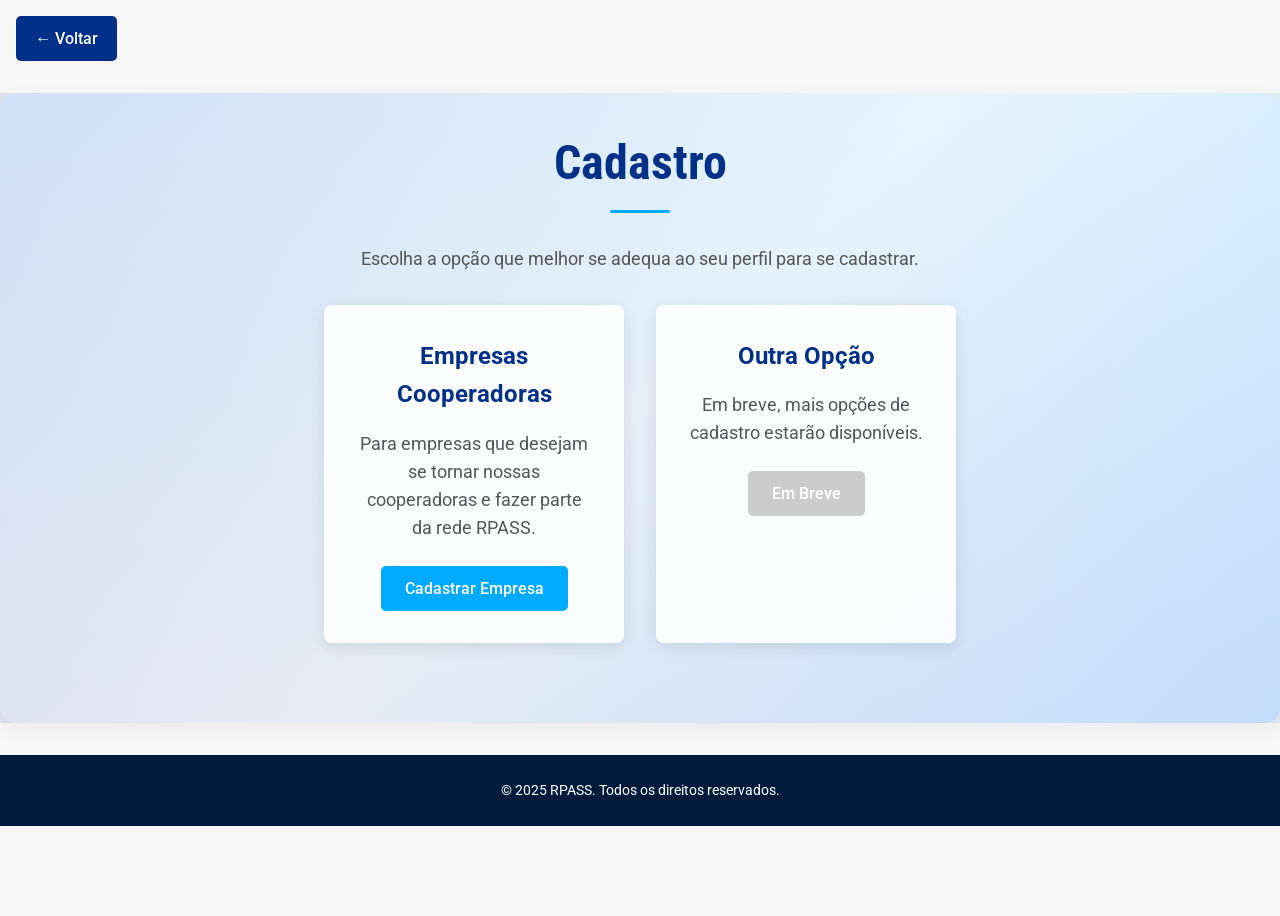
<file: cadastro.html>
<script type="text/javascript">
        var gk_isXlsx = false;
        var gk_xlsxFileLookup = {};
        var gk_fileData = {};
        function filledCell(cell) {
          return cell !== '' && cell != null;
        }
        function loadFileData(filename) {
        if (gk_isXlsx && gk_xlsxFileLookup[filename]) {
            try {
                var workbook = XLSX.read(gk_fileData[filename], { type: 'base64' });
                var firstSheetName = workbook.SheetNames[0];
                var worksheet = workbook.Sheets[firstSheetName];

                // Convert sheet to JSON to filter blank rows
                var jsonData = XLSX.utils.sheet_to_json(worksheet, { header: 1, blankrows: false, defval: '' });
                // Filter out blank rows (rows where all cells are empty, null, or undefined)
                var filteredData = jsonData.filter(row => row.some(filledCell));

                // Heuristic to find the header row by ignoring rows with fewer filled cells than the next row
                var headerRowIndex = filteredData.findIndex((row, index) =>
                  row.filter(filledCell).length >= filteredData[index + 1]?.filter(filledCell).length
                );
                // Fallback
                if (headerRowIndex === -1 || headerRowIndex > 25) {
                  headerRowIndex = 0;
                }

                // Convert filtered JSON back to CSV
                var csv = XLSX.utils.aoa_to_sheet(filteredData.slice(headerRowIndex)); // Create a new sheet from filtered array of arrays
                csv = XLSX.utils.sheet_to_csv(csv, { header: 1 });
                return csv;
            } catch (e) {
                console.error(e);
                return "";
            }
        }
        return gk_fileData[filename] || "";
        }
        </script><!DOCTYPE html>
<html lang="pt-BR">
<head>
    <meta charset="UTF-8">
    <meta name="viewport" content="width=device-width, initial-scale=1.0">
    <title>RPASS - Cadastro</title>
    <link href="https://fonts.googleapis.com/css2?family=Roboto:wght@300;400;700&family=Roboto+Condensed:wght@700&display=swap" rel="stylesheet">
    <link rel="stylesheet" href="styles.css">
</head>
<body>
    <!-- Botão de Voltar -->
    <div class="back-button">
        <a href="index.html" class="back-btn">← Voltar</a>
    </div>

    <!-- Seção de Cadastro -->
    <section id="cadastro" class="cadastro">
        <h2>Cadastro</h2>
        <p>Escolha a opção que melhor se adequa ao seu perfil para se cadastrar.</p>
        <div class="cadastro-options">
            <div class="cadastro-option">
                <h3>Empresas Cooperadoras</h3>
                <p>Para empresas que desejam se tornar nossas cooperadoras e fazer parte da rede RPASS.</p>
                <button onclick="showForm('empresa-form')" class="cadastro-btn">Cadastrar Empresa</button>
            </div>
            <div class="cadastro-option">
                <h3>Outra Opção</h3>
                <p>Em breve, mais opções de cadastro estarão disponíveis.</p>
                <button class="cadastro-btn disabled" disabled>Em Breve</button>
            </div>
        </div>

        <!-- Formulário para Empresas -->
        <div id="empresa-form" class="cadastro-form" style="display: none;">
            <h3>Cadastro de Empresa Cooperadora</h3>
            <p>Preencha os dados abaixo para se tornar uma cooperadora da RPASS. Certifique-se de fornecer todas as informações contábeis necessárias.</p>
            <div class="form-grid">
                <div class="form-group">
                    <label for="nome-empresa">Nome da Empresa *</label>
                    <input type="text" id="nome-empresa" name="nome-empresa" required placeholder="Ex.: AgroCoop Ltda">
                </div>
                <div class="form-group">
                    <label for="nif">NIF (Número de Identificação Fiscal) *</label>
                    <input type="text" id="nif" name="nif" required placeholder="Ex.: 123456789">
                </div>
                <div class="form-group">
                    <label for="endereco">Endereço Completo *</label>
                    <input type="text" id="endereco" name="endereco" required placeholder="Ex.: Rua 09, Centralidade do Sequele, Cacuaco">
                </div>
                <div class="form-group">
                    <label for="telefone">Telefone de Contato *</label>
                    <input type="tel" id="telefone" name="telefone" required placeholder="Ex.: +244 942 621 745">
                </div>
                <div class="form-group">
                    <label for="email">Email de Contato *</label>
                    <input type="email" id="email" name="email" required placeholder="Ex.: contato@empresa.com">
                </div>
                <div class="form-group">
                    <label for="representante">Nome do Representante Legal *</label>
                    <input type="text" id="representante" name="representante" required placeholder="Ex.: João Silva">
                </div>
                <div class="form-group">
                    <label for="atividade">Setor de Atividade *</label>
                    <select id="atividade" name="atividade" required>
                        <option value="" disabled selected>Selecione o setor</option>
                        <option value="agricultura">Agricultura</option>
                        <option value="servicos">Serviços</option>
                        <option value="tecnologia">Tecnologia</option>
                        <option value="industria">Indústria</option>
                        <option value="outro">Outro</option>
                    </select>
                </div>
                <div class="form-group">
                    <label for="faturamento">Faturamento Anual (em AOA) *</label>
                    <input type="number" id="faturamento" name="faturamento" required placeholder="Ex.: 5000000">
                </div>
                <div class="form-group full-width">
                    <label for="documentos">Documentos Contábeis (PDF) *</label>
                    <input type="file" id="documentos" name="documentos" accept=".pdf" required>
                    <small>Envie um arquivo PDF contendo: Balanço Patrimonial, Demonstrativo de Resultados e Certidão de Regularidade Fiscal.</small>
                </div>
            </div>
            <button type="submit" class="submit-btn">Enviar Cadastro</button>
        </div>
    </section>

    <!-- Rodapé -->
    <footer>
        <p>© 2025 RPASS. Todos os direitos reservados.</p>
    </footer>

    <script src="scripts.js" defer></script>
</body>
</html>
</file>
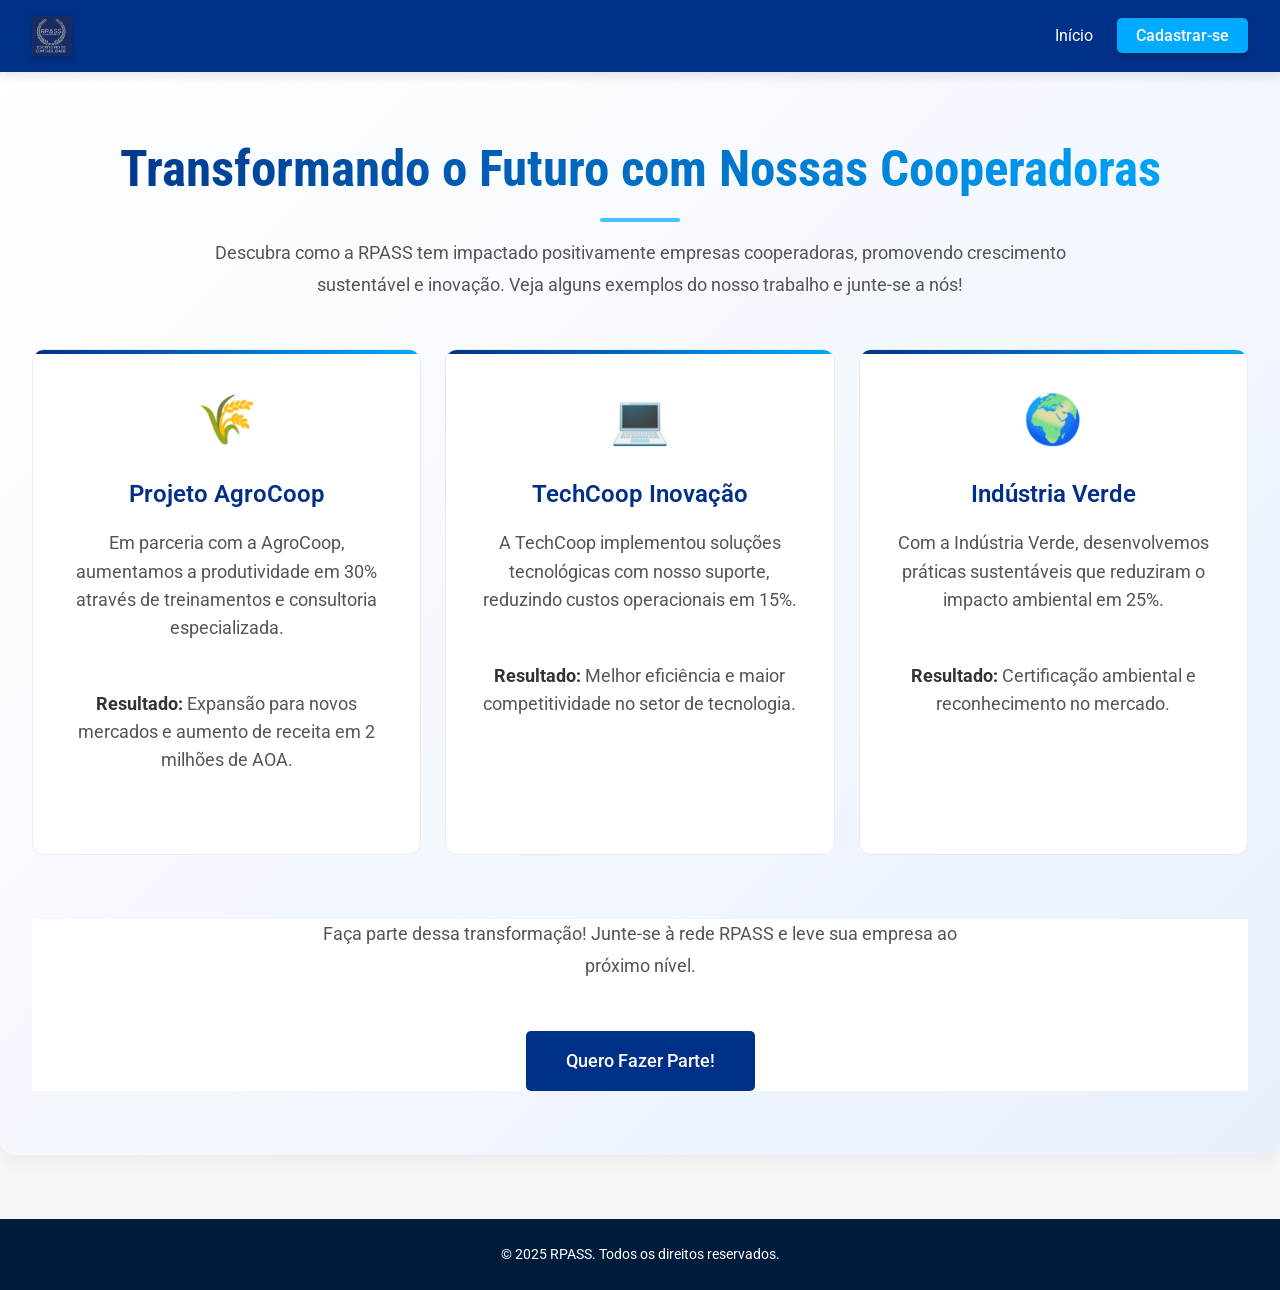
<file: cooperativas.html>
<script type="text/javascript">
        var gk_isXlsx = false;
        var gk_xlsxFileLookup = {};
        var gk_fileData = {};
        function filledCell(cell) {
          return cell !== '' && cell != null;
        }
        function loadFileData(filename) {
        if (gk_isXlsx && gk_xlsxFileLookup[filename]) {
            try {
                var workbook = XLSX.read(gk_fileData[filename], { type: 'base64' });
                var firstSheetName = workbook.SheetNames[0];
                var worksheet = workbook.Sheets[firstSheetName];

                // Convert sheet to JSON to filter blank rows
                var jsonData = XLSX.utils.sheet_to_json(worksheet, { header: 1, blankrows: false, defval: '' });
                // Filter out blank rows (rows where all cells are empty, null, or undefined)
                var filteredData = jsonData.filter(row => row.some(filledCell));

                // Heuristic to find the header row by ignoring rows with fewer filled cells than the next row
                var headerRowIndex = filteredData.findIndex((row, index) =>
                  row.filter(filledCell).length >= filteredData[index + 1]?.filter(filledCell).length
                );
                // Fallback
                if (headerRowIndex === -1 || headerRowIndex > 25) {
                  headerRowIndex = 0;
                }

                // Convert filtered JSON back to CSV
                var csv = XLSX.utils.aoa_to_sheet(filteredData.slice(headerRowIndex)); // Create a new sheet from filtered array of arrays
                csv = XLSX.utils.sheet_to_csv(csv, { header: 1 });
                return csv;
            } catch (e) {
                console.error(e);
                return "";
            }
        }
        return gk_fileData[filename] || "";
        }
        </script><!DOCTYPE html>
<html lang="pt-BR">
<head>
    <meta charset="UTF-8">
    <meta name="viewport" content="width=device-width, initial-scale=1.0">
    <title>RPASS - Cooperativas</title>
    <link href="https://fonts.googleapis.com/css2?family=Roboto:wght@300;400;700&family=Roboto+Condensed:wght@700&display=swap" rel="stylesheet">
    <link rel="stylesheet" href="styles.css">
</head>
<body>
    <!-- Cabeçalho -->
    <header>
        <nav>
            <div class="logo">
                <a href="index.html"><img src="img/logo1.jpg" alt="RPASS Logo"></a>
               
            </div>
            <div class="menu-toggle">☰</div>
            <ul>
                <li><a href="index.html">Início</a></li>
                <li><a href="cadastro.html" class="nav-btn signup-btn">Cadastrar-se</a></li>
            </ul>
        </nav>
    </header>

    <!-- Seção de Vislumbre do Trabalho com Cooperativas -->
    <section id="cooperativas" class="cooperativas">
        <h2>Transformando o Futuro com Nossas Cooperadoras</h2>
        <p>Descubra como a RPASS tem impactado positivamente empresas cooperadoras, promovendo crescimento sustentável e inovação. Veja alguns exemplos do nosso trabalho e junte-se a nós!</p>
        <div class="cooperativas-grid">
            <div class="cooperativa-card">
                <div class="cooperativa-icon">🌾</div>
                <h3>Projeto AgroCoop</h3>
                <p>Em parceria com a AgroCoop, aumentamos a produtividade em 30% através de treinamentos e consultoria especializada.</p>
                <p><strong>Resultado:</strong> Expansão para novos mercados e aumento de receita em 2 milhões de AOA.</p>
            </div>
            <div class="cooperativa-card">
                <div class="cooperativa-icon">💻</div>
                <h3>TechCoop Inovação</h3>
                <p>A TechCoop implementou soluções tecnológicas com nosso suporte, reduzindo custos operacionais em 15%.</p>
                <p><strong>Resultado:</strong> Melhor eficiência e maior competitividade no setor de tecnologia.</p>
            </div>
            <div class="cooperativa-card">
                <div class="cooperativa-icon">🌍</div>
                <h3>Indústria Verde</h3>
                <p>Com a Indústria Verde, desenvolvemos práticas sustentáveis que reduziram o impacto ambiental em 25%.</p>
                <p><strong>Resultado:</strong> Certificação ambiental e reconhecimento no mercado.</p>
            </div>
        </div>
        <div class="cta">
            <p>Faça parte dessa transformação! Junte-se à rede RPASS e leve sua empresa ao próximo nível.</p>
            <a href="cadastro.html" class="cta-button">Quero Fazer Parte!</a>
        </div>
    </section>

    <!-- Rodapé -->
    <footer>
        <p>© 2025 RPASS. Todos os direitos reservados.</p>
    </footer>

    <script src="scripts.js" defer></script>
</body>
</html>
</file>
<file: styles.css>
:root {
    --primary: #003087;
    --accent: #00aaff;
    --bg-light: #f5f6f5;
    --bg-white: #ffffff;
    --text-secondary: #555;
    --shadow: 0 4px 10px rgba(0, 0, 0, 0.1);
    --error: #e63946;
    --success: #2a9d8f;
}

* {
    margin: 0;
    padding: 0;
    box-sizing: border-box;
    font-family: 'Roboto', sans-serif;
}

body {
    background-color: var(--bg-light);
    color: #333;
    line-height: 1.6;
    min-height: 100vh;
    display: block;
}

/* Cabeçalho */
header {
    background-color: var(--primary);
    color: white;
    padding: 1rem 2rem;
    position: fixed;
    width: 100%;
    top: 0;
    z-index: 1000;
    box-shadow: var(--shadow);
}

nav {
    max-width: 1400px;
    margin: 0 auto;
    display: flex;
    justify-content: space-between;
    align-items: center;
}


.logo img {
    height: 60px; /* Aumentado de 40px para 60px */
    width: auto;
    transition: transform 0.3s ease;
    box-shadow: 0 2px 8px rgba(0, 0, 0, 0.2); /* Adicionada sombra leve */
}

.logo:hover img {
    transform: scale(1.05); /* Efeito de zoom suave ao passar o mouse */
}




nav ul {
    list-style: none;
    display: flex;
    gap: 1.5rem;
    align-items: center;
}

nav ul li a {
    color: white;
    text-decoration: none;
    font-size: 1rem;
    font-weight: 400;
    transition: color 0.3s;
}

nav ul li a:hover {
    color: var(--accent);
}

nav ul li a.active {
    color: var(--accent);
    text-decoration: underline;
}

/* Estilização dos Botões de Navegação */
nav ul li a.nav-btn {
    padding: 0.5rem 1.2rem;
    border-radius: 5px;
    font-weight: 500;
    transition: all 0.3s ease;
}

nav ul li a.login-btn {
    border: 1px solid var(--accent);
    background-color: transparent;
    color: var(--accent);
}

nav ul li a.login-btn:hover {
    background-color: var(--accent);
    color: white;
}

nav ul li a.signup-btn {
    background-color: var(--accent);
    color: white;
    box-shadow: 0 2px 5px rgba(0, 0, 0, 0.2);
}

nav ul li a.signup-btn:hover {
    background-color: #0088cc;
    box-shadow: 0 4px 10px rgba(0, 0, 0, 0.3);
}

.menu-toggle {
    display: none;
    font-size: 1.5rem;
    cursor: pointer;
    color: white;
}

/* Botão de Voltar */
.back-button {
    max-width: 1400px;
    margin: 1rem auto;
    padding: 0 1rem;
}

.back-btn {
    display: inline-block;
    padding: 0.6rem 1.2rem;
    background-color: var(--primary);
    color: white;
    text-decoration: none;
    border-radius: 5px;
    font-weight: 500;
    transition: background-color 0.3s;
}

.back-btn:hover {
    background-color: #002060;
}

/* Hero */
.hero {
    height: 60vh;
    background: linear-gradient(rgba(0, 48, 135, 0.3), rgba(0, 48, 135, 0.3)), url('https://images.unsplash.com/photo-1556761175-5973dc0f32e7');
    background-size: cover;
    background-position: center;
    display: flex;
    align-items: center;
    justify-content: center;
    text-align: center;
    color: white;
}

.hero-content h1 {
    font-size: 3.5rem;
    margin-bottom: 1rem;
    font-weight: 700;
    font-family: 'Roboto Condensed', sans-serif;
}

.hero-content p {
    font-size: 1.2rem;
    max-width: 700px;
    font-weight: 300;
}

.cta-button {
    display: inline-block;
    margin-top: 1.5rem;
    padding: 0.8rem 2rem;
    background-color: var(--accent);
    color: white;
    text-decoration: none;
    border-radius: 5px;
    font-weight: 500;
    transition: background-color 0.3s;
}

.cta-button:hover {
    background-color: #0088cc;
}

/* Seções Gerais */
section {
    max-width: 1400px;
    margin: 4rem auto;
    padding: 3rem 1rem;
    opacity: 0;
    transform: translateY(20px);
    transition: opacity 0.5s ease, transform 0.5s ease;
}

section.visible {
    opacity: 1;
    transform: translateY(0);
}

/* Ajuste específico para a página de cadastro */
#cadastro {
    margin: 2rem auto;
    padding: 2rem 1rem;
    flex: 1;
    background: linear-gradient(135deg, #e8f0fe 0%, #ffffff 50%, #d9e6ff 100%);
    border-radius: 15px;
    box-shadow: 0 6px 20px rgba(0, 0, 0, 0.05);
    position: relative;
    overflow: visible; /* Alterado para evitar problemas de sobreposição */
}

#cadastro::before {
    content: '';
    position: absolute;
    top: 0;
    left: 0;
    width: 100%;
    height: 100%;
    background: linear-gradient(45deg, rgba(0, 48, 135, 0.1) 0%, rgba(0, 170, 255, 0.1) 100%);
    z-index: 0;
}

#cadastro > * {
    position: relative;
    z-index: 1;
}

section h2 {
    font-size: 3rem;
    color: var(--primary);
    margin-bottom: 2rem;
    text-align: center;
    font-weight: 700;
    font-family: 'Roboto Condensed', sans-serif;
    position: relative;
}

section h2::after {
    content: '';
    display: block;
    width: 60px;
    height: 3px;
    background-color: var(--accent);
    margin: 0.5rem auto;
    border-radius: 2px;
}

/* Divisores */
.section-divider {
    height: 2rem;
    background: linear-gradient(to bottom, var(--bg-light), var(--bg-white));
}

/* Sobre */
.sobre {
    background-color: var(--bg-white);
    border-radius: 10px;
    text-align: center;
}

.sobre p {
    max-width: 900px;
    margin: 0 auto;
    font-size: 1.1rem;
    color: var(--text-secondary);
}

/* Serviços (index.html) */
.servicos {
    background-color: var(--bg-light);
}

.servicos .grid {
    display: grid !important;
    grid-template-columns: repeat(auto-fit, minmax(240px, 1fr));
    gap: 1.5rem;
}

.servico-card {
    background-color: var(--bg-white);
    padding: 1.5rem;
    border-radius: 8px;
    text-align: center;
    border: 1px solid #e9ecef;
    transition: transform 0.3s, border-color 0.3s;
}

.servico-card:hover {
    transform: translateY(-5px);
    border-color: var(--accent);
}

.servico-card h3 {
    color: var(--primary);
    margin-bottom: 0.8rem;
    font-size: 1.4rem;
}

.servico-card p {
    color: var(--text-secondary);
    font-size: 0.95rem;
}

/* Clientes (index.html) */
.clientes {
    background-color: var(--bg-white);
}

.clientes .grid {
    display: grid !important;
    grid-template-columns: repeat(auto-fit, minmax(180px, 1fr));
    gap: 1.5rem;
    text-align: center;
}

.cliente-card img {
    max-width: 140px;
    height: auto;
    margin-bottom: 0.8rem;
    transition: transform 0.3s;
}

.cliente-card img:hover {
    transform: scale(1.05);
}

.cliente-card p {
    font-size: 0.95rem;
    color: var(--text-secondary);
}

/* Publicações (publicacoes.html e index.html) */
.publicacoes {
    background-color: var(--bg-light);
}

.publicacoes .grid {
    display: grid !important;
    grid-template-columns: repeat(auto-fit, minmax(280px, 1fr));
    gap: 1.5rem;
}

.publicacao-card {
    position: relative;
    background-color: var(--bg-white);
    padding: 1.5rem;
    border-radius: 8px;
    border: 1px solid #e9ecef;
    text-align: center;
    transition: transform 0.3s, border-color 0.3s;
}

.publicacao-card:hover {
    transform: translateY(-5px);
    border-color: var(--accent);
}

.publicacao-card.restricted {
    opacity: 0.6;
}

.publicacao-card .icon {
    font-size: 2rem;
    margin-bottom: 0.8rem;
}

.publicacao-card h3 {
    color: var(--primary);
    margin-bottom: 0.8rem;
    font-size: 1.3rem;
}

.publicacao-card p {
    color: var(--text-secondary);
    font-size: 0.95rem;
}

.publicacao-card a {
    display: inline-block;
    margin-top: 1rem;
    color: var(--accent);
    text-decoration: none;
    font-weight: 500;
}

.publicacao-card a:hover {
    text-decoration: underline;
}

.publicacao-card .date {
    font-size: 0.85rem;
    color: #777;
    margin-top: 0.8rem;
}

/* Overlay para Conteúdo Restrito */
.restricted-overlay {
    position: absolute;
    top: 0;
    left: 0;
    width: 100%;
    height: 100%;
    background-color: rgba(0, 0, 0, 0.7);
    display: flex;
    flex-direction: column;
    justify-content: center;
    align-items: center;
    border-radius: 8px;
    padding: 1rem;
}

.restricted-overlay p {
    color: white;
    font-size: 1rem;
    margin-bottom: 1rem;
    text-align: center;
}

.restricted-btn {
    padding: 0.6rem 1.2rem;
    background-color: var(--accent);
    color: white;
    text-decoration: none;
    border-radius: 5px;
    font-weight: 500;
    transition: background-color 0.3s;
}

.restricted-btn:hover {
    background-color: #0088cc;
}

.publicacoes .note {
    text-align: center;
    margin-top: 2rem;
    color: var(--text-secondary);
    font-style: italic;
}

/* Cooperativas (cooperativas.html) */
.cooperativas {
    background: linear-gradient(135deg, var(--bg-white) 0%, #e8f0fe 100%);
    border-radius: 15px;
    text-align: center;
    box-shadow: 0 6px 20px rgba(0, 0, 0, 0.05);
    padding: 4rem 2rem;
}

.cooperativas h2 {
    font-size: 3.2rem;
    background: linear-gradient(to right, var(--primary), var(--accent));
    -webkit-background-clip: text;
    -webkit-text-fill-color: transparent;
    margin-bottom: 1rem;
}

.cooperativas h2::after {
    width: 80px;
    height: 4px;
    background-color: var(--accent);
    opacity: 0.7;
}

.cooperativas p {
    max-width: 900px;
    margin: 0 auto 3rem;
    font-size: 1.2rem;
    color: var(--text-secondary);
    line-height: 1.8;
}

.cooperativas-grid {
    display: grid;
    grid-template-columns: repeat(auto-fit, minmax(300px, 1fr));
    gap: 2rem;
    margin-bottom: 4rem;
}

.cooperativa-card {
    background-color: var(--bg-white);
    padding: 2rem;
    border-radius: 12px;
    border: 1px solid #e9ecef;
    text-align: center;
    transition: transform 0.3s ease, box-shadow 0.3s ease, border-color 0.3s ease;
    position: relative;
    overflow: hidden;
}

.cooperativa-card::before {
    content: '';
    position: absolute;
    top: 0;
    left: 0;
    width: 100%;
    height: 4px;
    background: linear-gradient(to right, var(--primary), var(--accent));
    transition: width 0.3s ease;
}

.cooperativa-card:hover::before {
    width: 100%;
}

.cooperativa-card:hover {
    transform: translateY(-10px);
    box-shadow: 0 10px 25px rgba(0, 0, 0, 0.1);
    border-color: var(--accent);
}

.cooperativa-icon {
    font-size: 3rem;
    margin-bottom: 1rem;
    color: var(--primary);
    transition: transform 0.3s ease;
}

.cooperativa-card:hover .cooperativa-icon {
    transform: scale(1.2);
}

.cooperativa-card h3 {
    color: var(--primary);
    margin-bottom: 1rem;
    font-size: 1.5rem;
    font-weight: 600;
}

.cooperativa-card p {
    color: var(--text-secondary);
    font-size: 1rem;
    line-height: 1.6;
}

.cooperativa-card p strong {
    color: #333;
}

/* Artigos em Destaque (blog.html) */
.destaque {
    background-color: var(--bg-white);
}

.destaque-card {
    display: flex;
    align-items: center;
    background-color: var(--bg-light);
    border-radius: 10px;
    padding: 1.5rem;
    box-shadow: var(--shadow);
    transition: transform 0.3s;
}

.destaque-card:hover {
    transform: translateY(-5px);
}

.destaque-card img {
    width: 50%;
    height: 300px;
    object-fit: cover;
    border-radius: 8px;
    margin-right: 2rem;
}

.destaque-card-content {
    flex: 1;
}

.destaque-card-content h3 {
    color: var(--primary);
    font-size: 2rem;
    margin-bottom: 1rem;
}

.destaque-card-content .date {
    font-size: 1rem;
    color: #777;
    margin-bottom: 1rem;
}

.destaque-card-content p {
    color: var(--text-secondary);
    font-size: 1.1rem;
    margin-bottom: 1.5rem;
}

.destaque-card-content a {
    color: var(--accent);
    text-decoration: none;
    font-weight: 500;
    font-size: 1.1rem;
}

.destaque-card-content a:hover {
    text-decoration: underline;
}

/* Barra de Pesquisa (blog.html) */
.search-bar {
    display: flex;
    justify-content: center;
    margin-bottom: 2rem;
}

.search-bar input {
    padding: 0.8rem;
    width: 300px;
    border: 1px solid #ddd;
    border-radius: 5px 0 0 5px;
    font-size: 1rem;
    outline: none;
}

.search-bar button {
    padding: 0.8rem 1rem;
    background-color: var(--primary);
    color: white;
    border: none;
    border-radius: 0 5px 5px 0;
    cursor: pointer;
    transition: background-color 0.3s;
}

.search-bar button:hover {
    background-color: #002060;
}

/* Artigos (blog.html) */
.artigos {
    background-color: var(--bg-light);
}

.category-section {
    margin-bottom: 3rem;
}

.category-title {
    font-size: 1.8rem;
    color: var(--primary);
    margin-bottom: 1.5rem;
    font-weight: 600;
    font-family: 'Roboto Condensed', sans-serif;
    position: relative;
}

.category-title::after {
    content: '';
    display: block;
    width: 40px;
    height: 2px;
    background-color: var(--accent);
    margin-top: 0.5rem;
}

.artigos .grid {
    display: grid !important;
    grid-template-columns: repeat(auto-fit, minmax(280px, 1fr));
    gap: 1.5rem;
}

.artigo-card {
    background-color: var(--bg-white);
    border-radius: 10px;
    border: none;
    overflow: hidden;
    box-shadow: var(--shadow);
    transition: transform 0.3s, box-shadow 0.3s;
}

.artigo-card:hover {
    transform: translateY(-8px);
    box-shadow: 0 8px 20px rgba(0, 0, 0, 0.15);
}

.artigo-card img {
    width: 100%;
    height: 150px;
    object-fit: cover;
}

.artigo-card-content {
    padding: 1.5rem;
}

.artigo-card-content h3 {
    color: var(--primary);
    margin-bottom: 0.5rem;
    font-size: 1.3rem;
}

.artigo-card-content .date {
    font-size: 0.85rem;
    color: #777;
    margin-bottom: 0.8rem;
}

.artigo-card-content p {
    color: var(--text-secondary);
    font-size: 0.95rem;
    margin-bottom: 1rem;
}

.artigo-card-content a {
    color: var(--accent);
    text-decoration: none;
    font-weight: 500;
    transition: color 0.3s;
}

.artigo-card-content a:hover {
    color: #0088cc;
    text-decoration: underline;
}

.artigos .note {
    text-align: center;
    margin-top: 2rem;
    color: var(--text-secondary);
    font-style: italic;
}

.load-more {
    text-align: center;
    margin-top: 2rem;
}

.load-more button {
    padding: 0.8rem 2rem;
    background-color: var(--accent);
    color: white;
    border: none;
    border-radius: 5px;
    font-weight: 500;
    cursor: pointer;
    transition: background-color 0.3s;
}

.load-more button:hover {
    background-color: #0088cc;
}

/* Atualizações (cooperativas-atualizacoes.html) */
.atualizacoes {
    background-color: var(--bg-light);
}

.atualizacoes .grid {
    display: grid !important;
    grid-template-columns: repeat(auto-fit, minmax(280px, 1fr));
    gap: 1.5rem;
}

.atualizacao-card {
    background-color: var(--bg-white);
    border-radius: 8px;
    border: 1px solid #e9ecef;
    overflow: hidden;
    transition: transform 0.3s, border-color 0.3s;
}

.atualizacao-card:hover {
    transform: translateY(-5px);
    border-color: var(--accent);
}

.atualizacao-card img {
    width: 100%;
    height: 150px;
    object-fit: cover;
}

.atualizacao-card-content {
    padding: 1.5rem;
}

.atualizacao-card-content h3 {
    color: var(--primary);
    margin-bottom: 0.5rem;
    font-size: 1.3rem;
}

.atualizacao-card-content .date {
    font-size: 0.85rem;
    color: #777;
    margin-bottom: 0.8rem;
}

.atualizacao-card-content p {
    color: var(--text-secondary);
    font-size: 0.95rem;
    margin-bottom: 1rem;
}

.atualizacao-card-content a {
    color: var(--accent);
    text-decoration: none;
    font-weight: 500;
}

.atualizacao-card-content a:hover {
    text-decoration: underline;
}

.atualizacoes .note {
    text-align: center;
    margin-top: 2rem;
    color: var(--text-secondary);
    font-style: italic;
}

/* Impacto (cooperativas-atualizacoes.html) */
.impacto {
    background-color: var(--bg-white);
}

.impacto .grid {
    display: grid !important;
    grid-template-columns: repeat(auto-fit, minmax(180px, 1fr));
    gap: 1.5rem;
}

.impacto-card {
    background-color: var(--bg-light);
    padding: 2rem;
    border-radius: 8px;
    text-align: center;
}

.impacto-card h3 {
    color: var(--primary);
    font-size: 2rem;
    margin-bottom: 0.5rem;
}

.impacto-card p {
    color: var(--text-secondary);
    font-size: 1rem;
}

/* Depoimentos (cooperativas-atualizacoes.html) */
.depoimentos {
    background-color: var(--bg-light);
}

.depoimentos .grid {
    display: grid !important;
    grid-template-columns: repeat(auto-fit, minmax(280px, 1fr));
    gap: 1.5rem;
}

.depoimento-card {
    background-color: var(--bg-white);
    padding: 1.5rem;
    border-radius: 8px;
    border: 1px solid #e9ecef;
    text-align: center;
}

.depoimento-card p {
    color: var(--text-secondary);
    font-style: italic;
    margin-bottom: 1rem;
}

.depoimento-card h4 {
    color: var(--primary);
    font-size: 1rem;
}

/* Contato (index.html) */
.contato {
    background-color: var(--primary);
    color: white;
    padding: 3rem 1rem;
    text-align: center;
    border-radius: 10px;
}

.contato .grid {
    display: grid !important;
    grid-template-columns: repeat(auto-fit, minmax(220px, 1fr));
    gap: 1.5rem;
    max-width: 1000px;
    margin: 1.5rem auto 0;
}

.contato p {
    font-size: 1.1rem;
    margin-bottom: 0.8rem;
}

.contato a {
    color: var(--accent);
    text-decoration: none;
}

.contato a:hover {
    text-decoration: underline;
}

/* Chamada à Ação */
.cta {
    background-color: var(--bg-white);
    text-align: center;
}

.cta p {
    max-width: 700px;
    margin: 0 auto 1.5rem;
    color: var(--text-secondary);
}

.cta a {
    display: inline-block;
    padding: 0.8rem 2rem;
    background-color: var(--primary);
    color: white;
    text-decoration: none;
    border-radius: 5px;
    font-weight: 500;
    transition: background-color 0.3s;
}

.cta a:hover {
    background-color: #002060;
}

/* Cadastro (cadastro.html) */
.cadastro {
    background-color: var(--bg-white);
    border-radius: 10px;
    text-align: center;
}

.cadastro p {
    max-width: 900px;
    margin: 0 auto 2rem;
    font-size: 1.1rem;
    color: var(--text-secondary);
}

.cadastro-options {
    display: flex;
    justify-content: center;
    gap: 2rem;
    flex-wrap: wrap;
    margin-bottom: 3rem;
}

.cadastro-option {
    background-color: rgba(255, 255, 255, 0.9);
    padding: 2rem;
    border-radius: 8px;
    width: 300px;
    text-align: center;
    transition: transform 0.3s;
    box-shadow: 0 4px 15px rgba(0, 0, 0, 0.1);
}

.cadastro-option:hover {
    transform: translateY(-5px);
}

.cadastro-option h3 {
    color: var(--primary);
    font-size: 1.5rem;
    margin-bottom: 1rem;
}

.cadastro-option p {
    color: var(--text-secondary);
    font-size: 0.95rem;
    margin-bottom: 1.5rem;
}

.cadastro-btn {
    padding: 0.8rem 1.5rem;
    background-color: var(--accent);
    color: white;
    border: none;
    border-radius: 5px;
    font-weight: 500;
    cursor: pointer;
    transition: background-color 0.3s;
}

.cadastro-btn:hover {
    background-color: #0088cc;
}

.cadastro-btn.disabled {
    background-color: #ccc;
    cursor: not-allowed;
}

.cadastro-form {
    max-width: 800px;
    margin: 0 auto;
    background-color: rgba(255, 255, 255, 0.95);
    padding: 2rem;
    border-radius: 8px;
    box-shadow: 0 6px 20px rgba(0, 0, 0, 0.1);
    position: relative;
    z-index: 2; /* Garante que o formulário esteja acima de outros elementos */
}

.cadastro-form h3 {
    color: var(--primary);
    font-size: 1.8rem;
    margin-bottom: 1rem;
}

.cadastro-form p {
    color: var(--text-secondary);
    font-size: 1rem;
    margin-bottom: 2rem;
}

.form-grid {
    display: grid;
    grid-template-columns: repeat(auto-fit, minmax(300px, 1fr));
    gap: 1.5rem;
}

.form-group {
    display: flex;
    flex-direction: column;
}

.form-group.full-width {
    grid-column: 1 / -1;
}

.form-group label {
    font-size: 1rem;
    color: var(--primary);
    margin-bottom: 0.5rem;
    font-weight: 500;
}

.form-group input,
.form-group select {
    padding: 0.8rem;
    border: 1px solid #ddd;
    border-radius: 5px;
    font-size: 1rem;
    outline: none;
    transition: border-color 0.3s;
}

.form-group input:focus,
.form-group select:focus {
    border-color: var(--accent);
}

.form-group small {
    color: #777;
    font-size: 0.85rem;
    margin-top: 0.5rem;
}

.submit-btn {
    display: block;
    margin: 2rem auto 0;
    padding: 0.8rem 2rem;
    background-color: var(--primary);
    color: white;
    border: none;
    border-radius: 5px;
    font-weight: 500;
    cursor: pointer;
    transition: background-color 0.3s;
    pointer-events: auto;
    z-index: 3; /* Garante que o botão esteja acima de outros elementos */
}

.submit-btn:hover {
    background-color: #002060;
}

/* Estilização das Mensagens de Feedback */
.cadastro-form .message-container {
    margin-top: 1rem;
    text-align: center;
    z-index: 2;
}

.cadastro-form .error-message {
    display: none;
    background-color: var(--error);
    color: white;
    padding: 0.8rem 1.5rem;
    border-radius: 5px;
    font-size: 1rem;
    font-weight: 500;
    animation: fadeIn 0.5s ease-in;
}

.cadastro-form .error-message.show {
    display: block;
}

.cadastro-form .success-message {
    display: none;
    background-color: var(--success);
    color: white;
    padding: 0.8rem 1.5rem;
    border-radius: 5px;
    font-size: 1rem;
    font-weight: 500;
    animation: slideIn 0.5s ease-in;
}

.cadastro-form .success-message.show {
    display: block;
}

.cadastro-form .success-message::before {
    content: '✔';
    margin-right: 0.5rem;
}

/* Animações */
@keyframes fadeIn {
    from {
        opacity: 0;
    }
    to {
        opacity: 1;
    }
}

@keyframes slideIn {
    from {
        transform: translateY(-20px);
        opacity: 0;
    }
    to {
        transform: translateY(0);
        opacity: 1;
    }
}

/* Rodapé */
footer {
    background-color: #001c3d;
    color: white;
    text-align: center;
    padding: 1.5rem;
    font-size: 0.9rem;
    width: 100%;
}

/* Responsividade para smartphones */

/* Até 480px (360×800, 390×844, 393×873) */
@media (max-width: 480px) {
    header {
        padding: 0.8rem 1rem;
    }

    .logo img {
        height: 30px;
    }

    nav ul {
        display: none;
        flex-direction: column;
        gap: 1rem;
        background-color: var(--primary);
        position: absolute;
        top: 50px;
        left: 0;
        width: 100%;
        padding: 1rem;
        box-shadow: 0 4px 10px rgba(0, 0, 0, 0.2);
    }

    nav ul.active {
        display: flex;
    }

    nav ul li a {
        font-size: 0.9rem;
        padding: 0.5rem;
    }

    nav ul li a.nav-btn {
        width: 100%;
        text-align: center;
        padding: 0.6rem;
        font-size: 0.9rem;
    }

    .menu-toggle {
        display: block;
        font-size: 1.2rem;
    }

    .hero {
        height: 40vh;
    }

    .hero-content h1 {
        font-size: 1.8rem;
    }

    .hero-content p {
        font-size: 0.9rem;
        max-width: 90%;
    }

    .cta-button {
        padding: 0.6rem 1.5rem;
        font-size: 0.9rem;
    }

    section {
        margin: 2rem auto;
        padding: 1.5rem 0.5rem;
    }

    section h2 {
        font-size: 1.8rem;
    }

    section h2::after {
        width: 40px;
        height: 2px;
    }

    .sobre p, .cadastro p, .cooperativas p, .destaque-card-content p {
        font-size: 0.9rem;
    }

    .servicos .grid, .clientes .grid, .publicacoes .grid, .cooperativas-grid, .atualizacoes .grid, .impacto .grid, .depoimentos .grid, .contato .grid, .artigos .grid {
        grid-template-columns: 1fr;
        gap: 1rem;
    }

    .servico-card, .publicacao-card, .cooperativa-card, .atualizacao-card, .depoimento-card, .artigo-card {
        padding: 1rem;
    }

    .servico-card h3, .publicacao-card h3, .cooperativa-card h3, .atualizacao-card-content h3, .artigo-card-content h3 {
        font-size: 1.2rem;
    }

    .cooperativa-icon {
        font-size: 2rem;
    }

    .cooperativas {
        padding: 2rem 1rem;
    }

    .cooperativas h2 {
        font-size: 2rem;
    }

    #cadastro {
        margin: 1.5rem auto;
        padding: 1.5rem 0.5rem;
    }

    .cadastro-options {
        flex-direction: column;
        align-items: center;
        gap: 1rem;
    }

    .cadastro-option {
        width: 90%;
        max-width: 320px;
        padding: 1.5rem;
    }

    .cadastro-option h3 {
        font-size: 1.3rem;
    }

    .cadastro-option p {
        font-size: 0.85rem;
    }

    .cadastro-btn {
        padding: 0.6rem 1rem;
        font-size: 0.9rem;
    }

    .cadastro-form {
        padding: 1.5rem;
    }

    .cadastro-form h3 {
        font-size: 1.5rem;
    }

    .form-grid {
        grid-template-columns: 1fr;
        gap: 1rem;
    }

    .form-group input, .form-group select {
        padding: 0.6rem;
        font-size: 0.9rem;
    }

    .form-group label {
        font-size: 0.9rem;
    }

    .submit-btn {
        padding: 0.6rem 1.5rem;
        font-size: 0.9rem;
    }

    .destaque-card {
        flex-direction: column;
        align-items: flex-start;
    }

    .destaque-card img {
        width: 100%;
        height: 200px;
        margin-right: 0;
        margin-bottom: 1rem;
    }

    .destaque-card-content h3 {
        font-size: 1.5rem;
    }

    .destaque-card-content p {
        font-size: 0.9rem;
    }

    .search-bar input {
        width: 200px;
        padding: 0.6rem;
        font-size: 0.9rem;
    }

    .search-bar button {
        padding: 0.6rem;
        font-size: 0.9rem;
    }

    .cta a {
        padding: 0.8rem 1.5rem;
        font-size: 0.9rem;
    }

    footer {
        padding: 1rem;
        font-size: 0.8rem;
    }

    .cadastro-form .error-message, .cadastro-form .success-message {
        font-size: 0.9rem;
        padding: 0.6rem 1rem;
    }
}

/* De 481px a 1080px (720×1280, 1080×1920, 1080×2280, 1080×2340, 1080×2400) */
@media (min-width: 481px) and (max-width: 1080px) {
    header {
        padding: 0.8rem 1.5rem;
    }

    .logo img {
        height: 35px;
    }

    nav ul {
        display: none;
        flex-direction: column;
        gap: 1.2rem;
        background-color: var(--primary);
        position: absolute;
        top: 55px;
        left: 0;
        width: 100%;
        padding: 1.2rem;
        box-shadow: 0 4px 10px rgba(0, 0, 0, 0.2);
    }

    nav ul.active {
        display: flex;
    }

    nav ul li a {
        font-size: 1rem;
        padding: 0.6rem;
    }

    nav ul li a.nav-btn {
        width: 100%;
        text-align: center;
        padding: 0.7rem;
        font-size: 1rem;
    }

    .menu-toggle {
        display: block;
        font-size: 1.3rem;
    }

    .hero {
        height: 45vh;
    }

    .hero-content h1 {
        font-size: 2.2rem;
    }

    .hero-content p {
        font-size: 1rem;
        max-width: 90%;
    }

    .cta-button {
        padding: 0.7rem 1.8rem;
        font-size: 1rem;
    }

    section {
        margin: 3rem auto;
        padding: 2rem 1rem;
    }

    section h2 {
        font-size: 2.5rem;
    }

    section h2::after {
        width: 50px;
    }

    .sobre p, .cadastro p, .cooperativas p, .destaque-card-content p {
        font-size: 1rem;
    }

    .servicos .grid, .clientes .grid, .publicacoes .grid, .cooperativas-grid, .atualizacoes .grid, .impacto .grid, .depoimentos .grid, .contato .grid, .artigos .grid {
        grid-template-columns: 1fr;
        gap: 1.2rem;
    }

    .servico-card, .publicacao-card, .cooperativa-card, .atualizacao-card, .depoimento-card, .artigo-card {
        padding: 1.2rem;
    }

    .servico-card h3, .publicacao-card h3, .cooperativa-card h3, .atualizacao-card-content h3, .artigo-card-content h3 {
        font-size: 1.3rem;
    }

    .cooperativa-icon {
        font-size: 2.5rem;
    }

    .cooperativas {
        padding: 3rem 1.5rem;
    }

    .cooperativas h2 {
        font-size: 2.5rem;
    }

    #cadastro {
        margin: 2rem auto;
        padding: 2rem 1rem;
    }

    .cadastro-options {
        flex-direction: column;
        align-items: center;
        gap: 1.5rem;
    }

    .cadastro-option {
        width: 80%;
        max-width: 400px;
        padding: 1.8rem;
    }

    .cadastro-option h3 {
        font-size: 1.4rem;
    }

    .cadastro-option p {
        font-size: 0.9rem;
    }

    .cadastro-btn {
        padding: 0.7rem 1.2rem;
        font-size: 1rem;
    }

    .cadastro-form {
        padding: 1.8rem;
    }

    .cadastro-form h3 {
        font-size: 1.7rem;
    }

    .form-grid {
        grid-template-columns: 1fr;
        gap: 1.2rem;
    }

    .form-group input, .form-group select {
        padding: 0.7rem;
        font-size: 1rem;
    }

    .form-group label {
        font-size: 1rem;
    }

    .submit-btn {
        padding: 0.7rem 1.8rem;
        font-size: 1rem;
    }

    .destaque-card {
        flex-direction: column;
        align-items: flex-start;
    }

    .destaque-card img {
        width: 100%;
        height: 250px;
        margin-right: 0;
        margin-bottom: 1.2rem;
    }

    .destaque-card-content h3 {
        font-size: 1.8rem;
    }

    .destaque-card-content p {
        font-size: 1rem;
    }

    .search-bar input {
        width: 250px;
        padding: 0.7rem;
        font-size: 1rem;
    }

    .search-bar button {
        padding: 0.7rem;
        font-size: 1rem;
    }

    .cta a {
        padding: 0.9rem 2rem;
        font-size: 1rem;
    }

    footer {
        padding: 1.2rem;
        font-size: 0.9rem;
    }

    .cadastro-form .error-message, .cadastro-form .success-message {
        font-size: 0.95rem;
        padding: 0.7rem 1.2rem;
    }
}

/* De 1081px a 1242px (1125×2436, 1170×2532, 1242×2688) */
@media (min-width: 1081px) and (max-width: 1242px) {
    header {
        padding: 1rem 2rem;
    }

    .logo img {
        height: 40px;
    }

    nav ul {
        gap: 1.2rem;
    }

    nav ul li a {
        font-size: 1rem;
    }

    nav ul li a.nav-btn {
        padding: 0.5rem 1rem;
        font-size: 1rem;
    }

    .hero {
        height: 50vh;
    }

    .hero-content h1 {
        font-size: 3rem;
    }

    .hero-content p {
        font-size: 1.1rem;
        max-width: 80%;
    }

    .cta-button {
        padding: 0.8rem 2rem;
        font-size: 1.1rem;
    }

    section {
        margin: 3.5rem auto;
        padding: 2.5rem 1.5rem;
    }

    section h2 {
        font-size: 2.8rem;
    }

    .sobre p, .cadastro p, .cooperativas p, .destaque-card-content p {
        font-size: 1.1rem;
    }

    .servicos .grid {
        grid-template-columns: repeat(auto-fit, minmax(220px, 1fr));
        gap: 1.5rem;
    }

    .clientes .grid {
        grid-template-columns: repeat(auto-fit, minmax(160px, 1fr));
        gap: 1.5rem;
    }

    .publicacoes .grid, .cooperativas-grid, .atualizacoes .grid, .artigos .grid {
        grid-template-columns: repeat(auto-fit, minmax(260px, 1fr));
        gap: 1.5rem;
    }

    .impacto .grid, .depoimentos .grid, .contato .grid {
        grid-template-columns: repeat(auto-fit, minmax(220px, 1fr));
        gap: 1.5rem;
    }

    .cooperativas {
        padding: 3.5rem 2rem;
    }

    .cooperativas h2 {
        font-size: 3rem;
    }

    .cooperativa-icon {
        font-size: 2.8rem;
    }

    #cadastro {
        margin: 2.5rem auto;
        padding: 2.5rem 1.5rem;
    }

    .cadastro-options {
        gap: 1.8rem;
    }

    .cadastro-option {
        width: 280px;
        padding: 1.8rem;
    }

    .cadastro-option h3 {
        font-size: 1.5rem;
    }

    .cadastro-btn {
        padding: 0.8rem 1.5rem;
        font-size: 1rem;
    }

    .cadastro-form {
        padding: 2rem;
    }

    .form-grid {
        grid-template-columns: repeat(auto-fit, minmax(280px, 1fr));
        gap: 1.5rem;
    }

    .destaque-card {
        flex-direction: row;
    }

    .destaque-card img {
        width: 50%;
        height: 280px;
        margin-right: 1.5rem;
        margin-bottom: 0;
    }

    .destaque-card-content h3 {
        font-size: 1.9rem;
    }

    .search-bar input {
        width: 280px;
    }

    .cta a {
        padding: 1rem 2.2rem;
        font-size: 1.1rem;
    }
}

/* De 1243px a 1440px (1440×2960, 1440×3040, 1440×3120, 1440×3200) */
@media (min-width: 1243px) and (max-width: 1440px) {
    header {
        padding: 1rem 2rem;
    }

    .logo img {
        height: 40px;
    }

    nav ul {
        gap: 1.5rem;
    }

    nav ul li a {
        font-size: 1rem;
    }

    nav ul li a.nav-btn {
        padding: 0.5rem 1.2rem;
        font-size: 1rem;
    }

    .hero {
        height: 60vh;
    }

    .hero-content h1 {
        font-size: 3.5rem;
    }

    .hero-content p {
        font-size: 1.2rem;
        max-width: 700px;
    }

    .cta-button {
        padding: 0.8rem 2rem;
        font-size: 1.1rem;
    }

    section {
        margin: 4rem auto;
        padding: 3rem 1rem;
    }

    section h2 {
        font-size: 3rem;
    }

    .sobre p, .cadastro p, .cooperativas p, .destaque-card-content p {
        font-size: 1.1rem;
    }

    .servicos .grid {
        grid-template-columns: repeat(auto-fit, minmax(240px, 1fr));
        gap: 1.5rem;
    }

    .clientes .grid {
        grid-template-columns: repeat(auto-fit, minmax(180px, 1fr));
        gap: 1.5rem;
    }

    .publicacoes .grid, .cooperativas-grid, .atualizacoes .grid, .artigos .grid {
        grid-template-columns: repeat(auto-fit, minmax(280px, 1fr));
        gap: 1.5rem;
    }

    .impacto .grid, .depoimentos .grid, .contato .grid {
        grid-template-columns: repeat(auto-fit, minmax(240px, 1fr));
        gap: 1.5rem;
    }

    .cooperativas {
        padding: 4rem 2rem;
    }

    .cooperativas h2 {
        font-size: 3.2rem;
    }

    .cooperativa-icon {
        font-size: 3rem;
    }

    #cadastro {
        margin: 2rem auto;
        padding: 2rem 1rem;
    }

    .cadastro-options {
        gap: 2rem;
    }

    .cadastro-option {
        width: 300px;
        padding: 2rem;
    }

    .cadastro-option h3 {
        font-size: 1.5rem;
    }

    .cadastro-btn {
        padding: 0.8rem 1.5rem;
        font-size: 1rem;
    }

    .cadastro-form {
        padding: 2rem;
    }

    .form-grid {
        grid-template-columns: repeat(auto-fit, minmax(300px, 1fr));
        gap: 1.5rem;
    }

    .destaque-card {
        flex-direction: row;
    }

    .destaque-card img {
        width: 50%;
        height: 300px;
        margin-right: 2rem;
        margin-bottom: 0;
    }

    .destaque-card-content h3 {
        font-size: 2rem;
    }

    .search-bar input {
        width: 300px;
    }

    .cta a {
        padding: 1rem 2.5rem;
        font-size: 1.1rem;
    }
}
</file>
